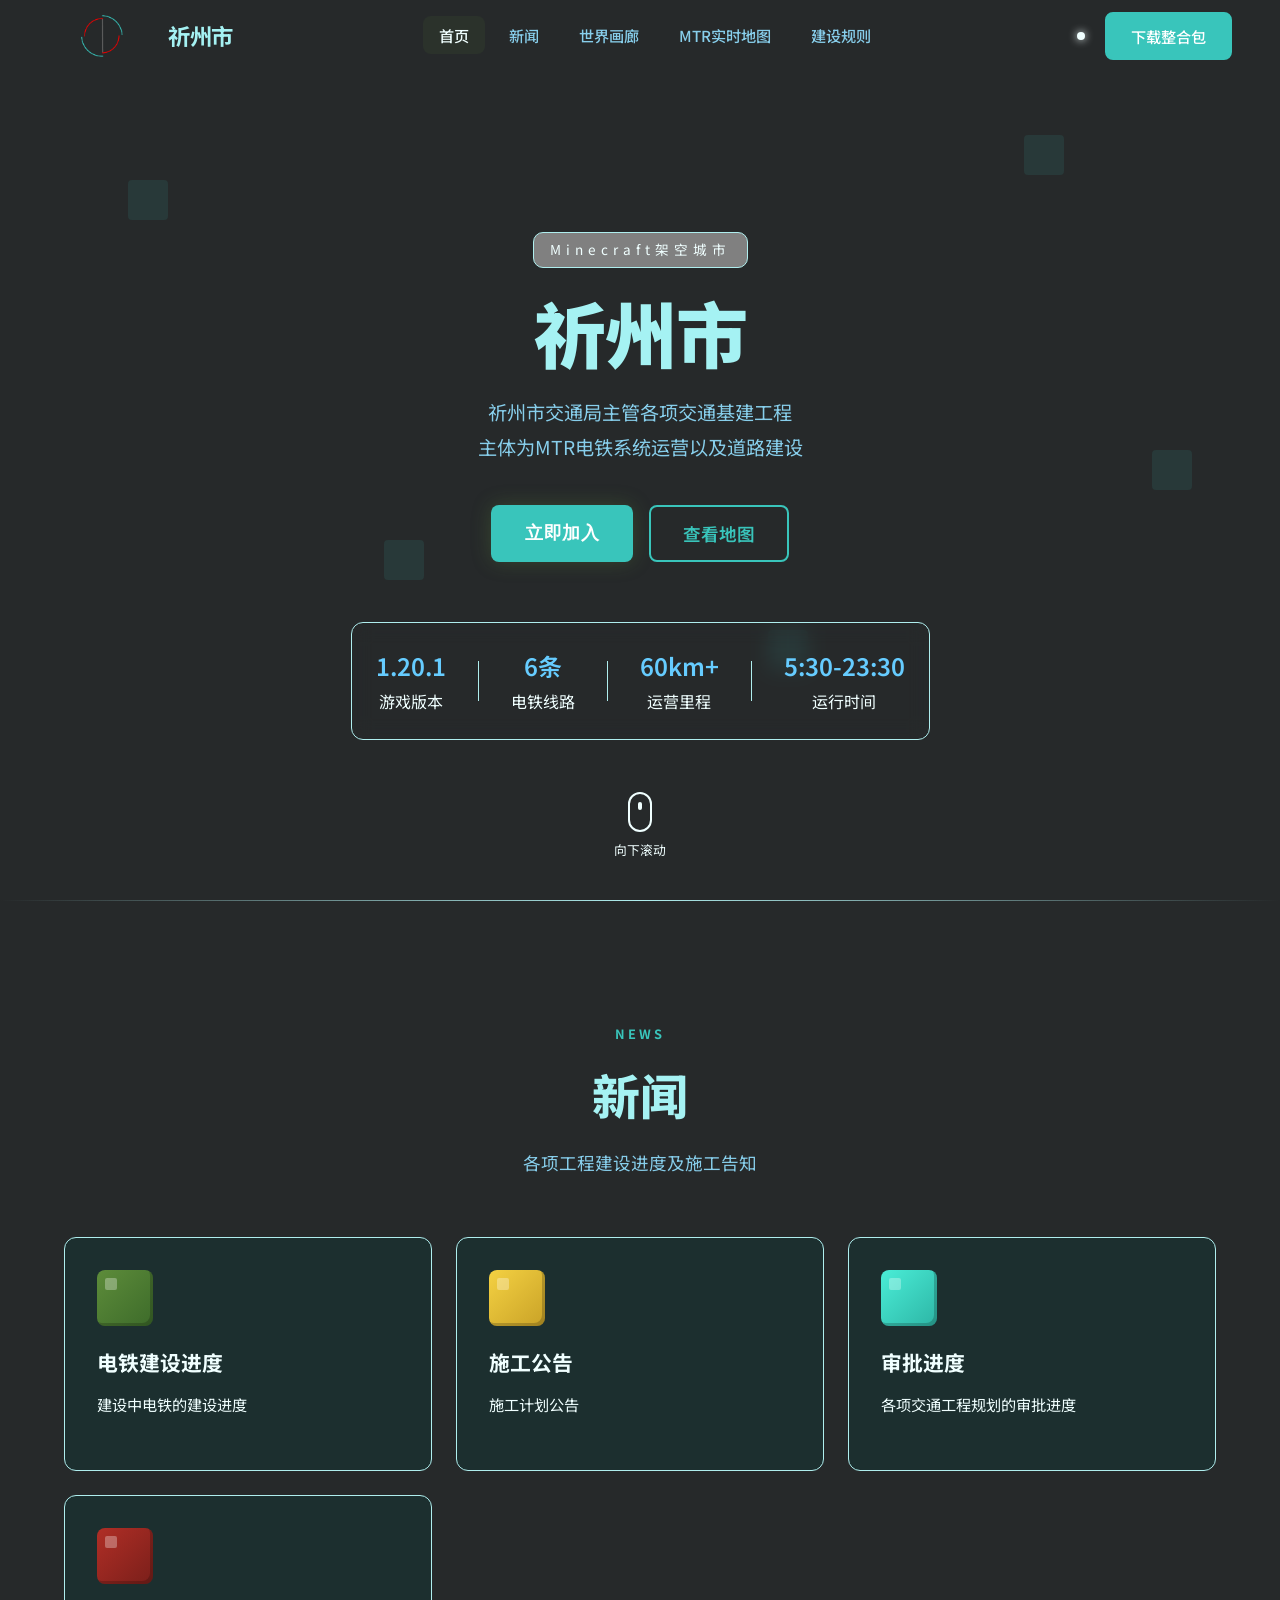
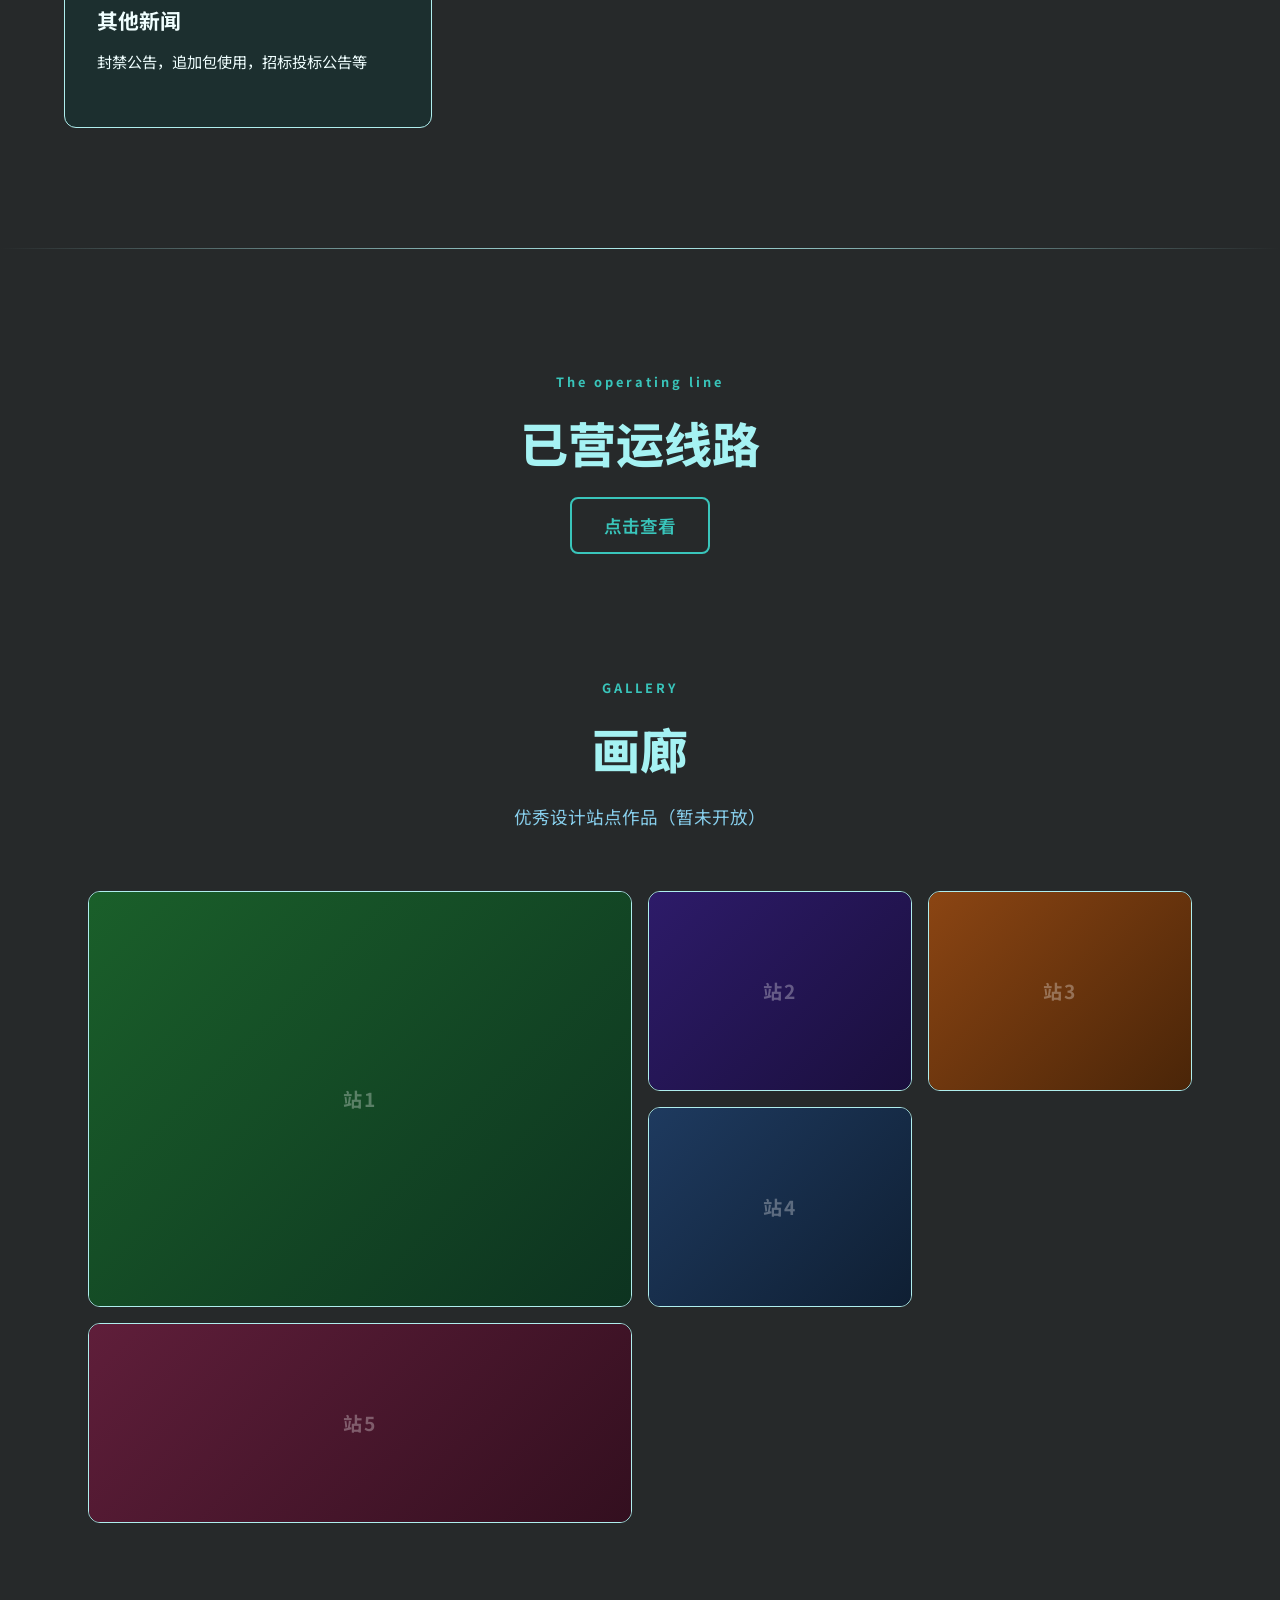
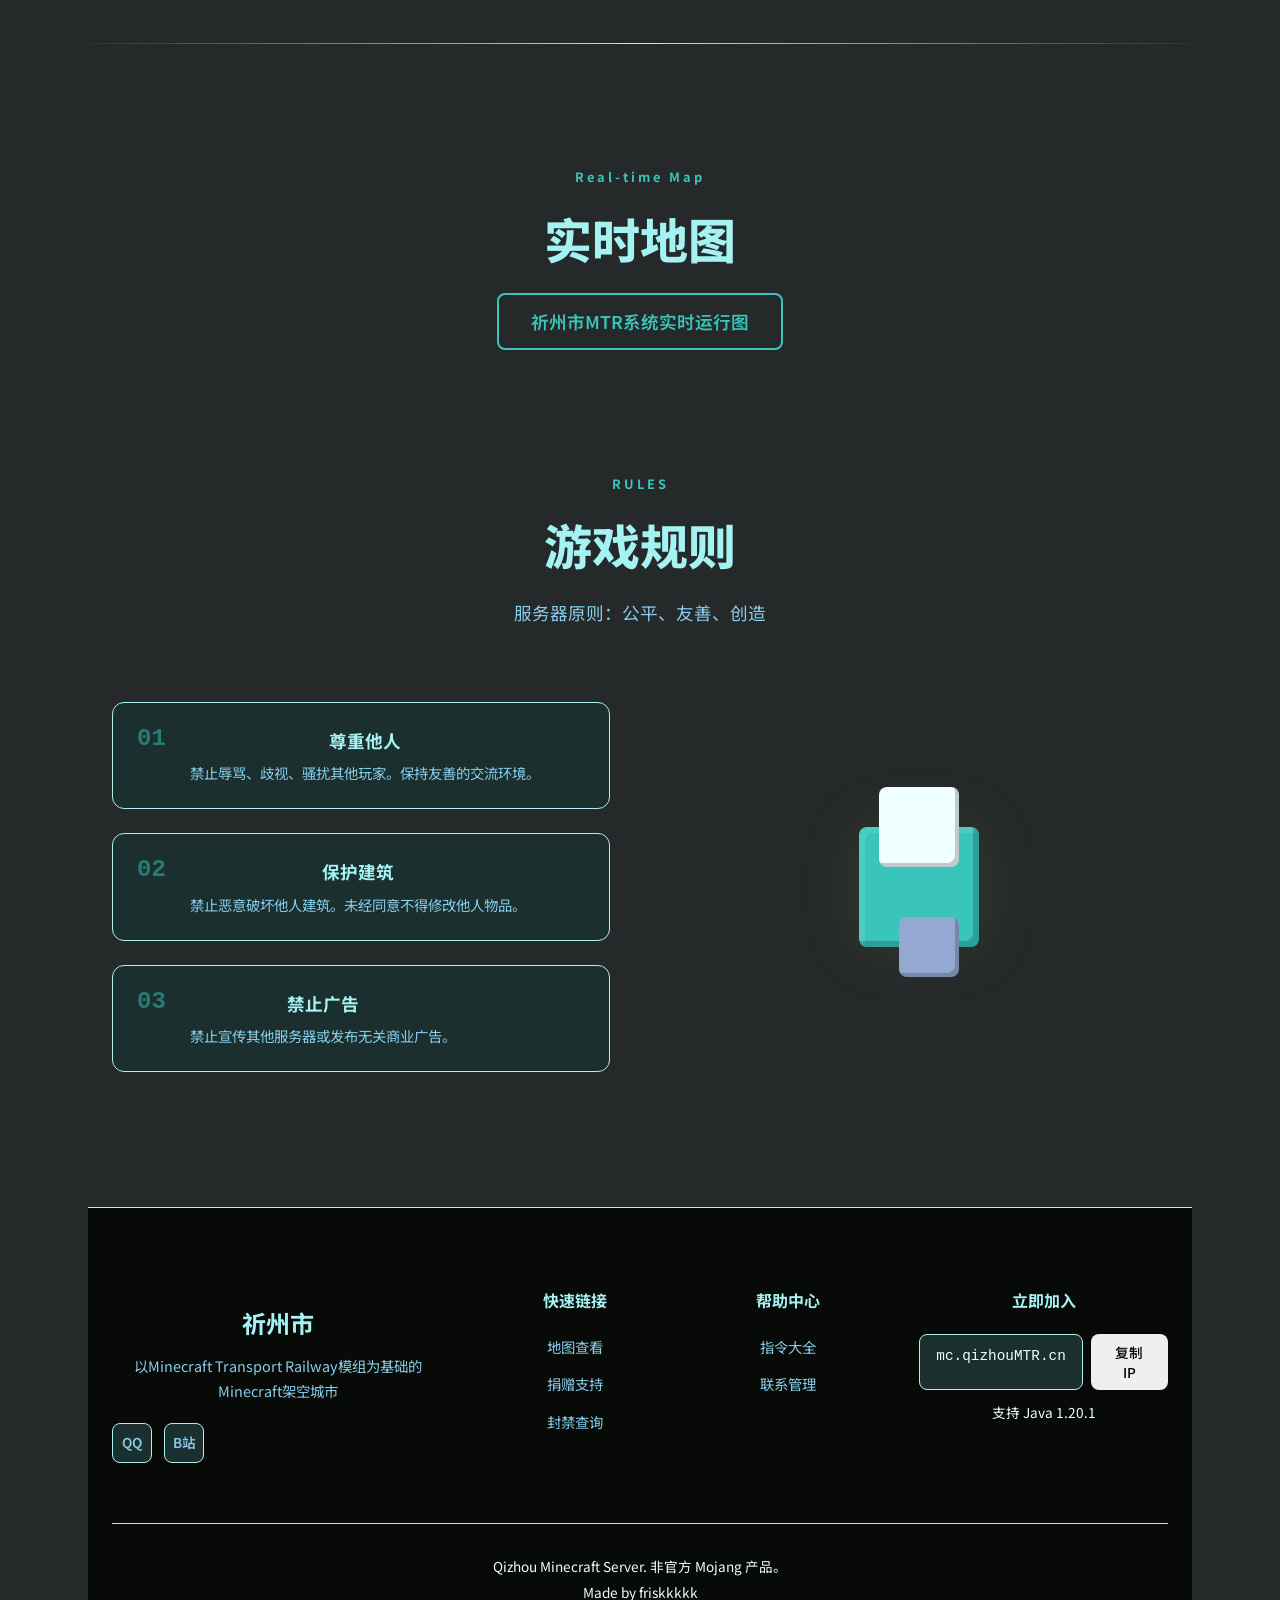
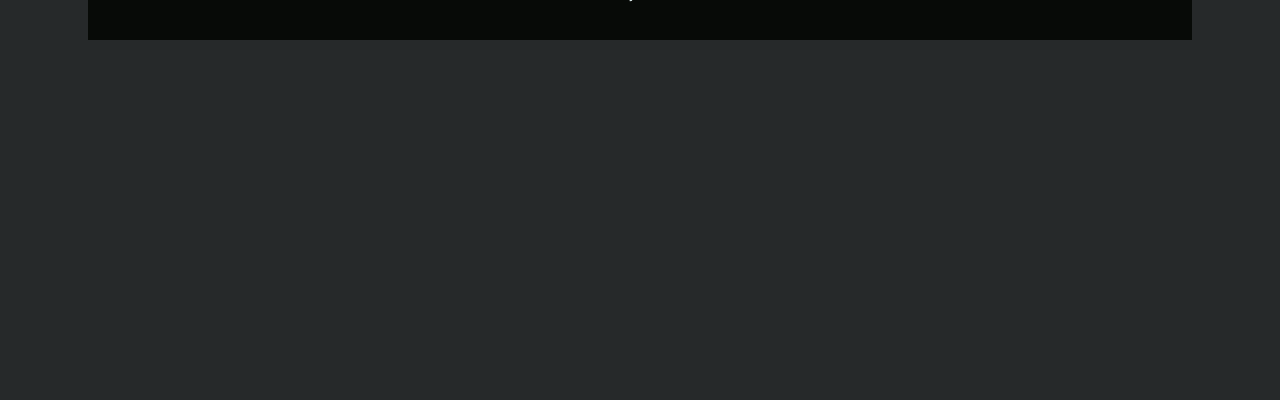
<file: index.html>
<!DOCTYPE html>
<html lang="zh-CN">
<head>
    <meta charset="UTF-8">
    <meta name="viewport" content="width=device-width, initial-scale=1.0">
    <title>祈州市-Minecraft架空城市</title>
    <link rel="stylesheet" href="styles.css">
    <link href="https://fonts.googleapis.com/css2?family=Noto+Sans+SC:wght@300;400;500;700;900&display=swap" rel="stylesheet">
</head>
<body>
    <!-- 导航栏 -->
    <nav class="navbar">
        <div class="nav-brand">
            <img src="images/logos/logo.png" width="108" height="108" alt="Logo">
            <span class="brand-text">祈州市</span>
        </div>
        <ul class="nav-links">
            <li><a href="#home" class="active">首页</a></li>
            <li><a href="#features">新闻</a></li>
            <li><a href="#gallery">世界画廊</a></li>
            <li><a href="#stats">MTR实时地图</a></li>
            <li><a href="#rules">建设规则</a></li>
        </ul>
          <div class="nav-actions">
        <span class="online-status">
            <span class="status-dot"></span>
        </span>
              <a href="download.html" class="btn btn-primary">下载整合包</a>
    </div>

        <button class="mobile-menu-btn" aria-label="菜单">
            <span></span>
            <span></span>
            <span></span>
        </button>
    </nav>

    <!-- 英雄区域 -->
    <section id="home" class="hero">
        <div class="hero-bg">
            <div class="pixel-gird"></div>
            <div class="floating-blocks">
                <div class="float-block" style="--delay:0s;--x:10%;--y:20%"></div>
                <div class="float-block" style="--delay:2s;--x:80%;--y:15%"></div>
                <div class="float-block" style="--delay:4s;--x:60%;--y:70%"></div>
                <div class="float-block" style="--delay:1s;--x:30%;--y:60%"></div>
                <div class="float-block" style="--delay:3s;--x:90%;--y:50%"></div>
            </div>
        </div>
        <div class="hero-content">
            <div class="server-badge">Minecraft架空城市</div>
            <h1 class="hero-title">
                <span class="title-line">祈州市</span>
               
            </h1>
            <p class="hero-desc">
                祈州市交通局主管各项交通基建工程<br>
                主体为MTR电铁系统运营以及道路建设
            </p>
            <div class="hero-actions">
                <button class="btn btn-large btn-glow" onclick="copyIP()">
                    
                    <span class="ip-text">立即加入</span>
                </button>
                <button class="btn btn-large btn-outline">查看地图</button>
            </div>
            <div class="server-info-bar">
                <div class="info-item">
                    <span class="info-value">1.20.1</span>
                    <span class="info-label">游戏版本</span>
                </div>
                <div class="info-divider"></div>
                <div class="info-item">
                    <span class="info-value">6条</span>
                    <span class="info-label">电铁线路</span>
                </div>
                <div class="info-divider"></div>
                <div class="info-item">
                    <span class="info-value">60km+</span>
                    <span class="info-label">运营里程</span>
                </div>
                <div class="info-divider"></div>
                <div class="info-item">
                    <span class="info-value">5:30-23:30</span>
                    <span class="info-label">运行时间</span>
                </div>
            </div>
        </div>
        <div class="scroll-indicator">
            <div class="mouse">
                <div class="wheel"></div>
            </div>
            <span>向下滚动</span>
        </div>
    </section>

    <!-- 新闻 -->
    <section id="features" class="features">
        <div class="container">
            <div class="section-header">
                <span class="section-tag">NEWS</span>
                <h2 class="section-title">新闻</h2>
                <p class="section-desc">各项工程建设进度及施工告知</p>
            </div>
            <div class="features-grid">
                <div class="feature-card">
                    <div class="feature-icon survival"></div>
                    <h3>电铁建设进度</h3>
                    <p>建设中电铁的建设进度</p>
                    <div class="feature-tags">
                    </div>
                </div>
                <div class="feature-card">
                    <div class="feature-icon economy"></div>
                    <h3>施工公告</h3>
                    <p>施工计划公告</p>
                    <div class="feature-tags">
                    </div>
                </div>
                <div class="feature-card">
                    <div class="feature-icon build"></div>
                    <h3>审批进度</h3>
                    <p>各项交通工程规划的审批进度</p>
                    <div class="feature-tags">
                    </div>
                </div>
                <div class="feature-card">
                    <div class="feature-icon dungeon"></div>
                    <h3>其他新闻</h3>
                    <p>封禁公告，追加包使用，招标投标公告等</p>
                    <div class="feature-tags">
                    </div>
                </div>
            </div>
        </div>
    </section>
    <!-- 运营线路清单 -->
    <section id="features" class="features">
        <div class="container">
            <div class="section-header">
                <span class="section-tag">The operating line</span>
                <h2 class="section-title">已营运线路</h2>
                <button class="btn btn-large btn-outline"><a href="routes.html" class="active">点击查看</a></button>

    <!-- 世界画廊 -->
    <section id="gallery" class="gallery">
        <div class="container">
            <div class="section-header light">
                <span class="section-tag">GALLERY</span>
                <h2 class="section-title">画廊</h2>
                <p class="section-desc">优秀设计站点作品（暂未开放）</p>
            </div>
            <div class="gallery-grid">
                <div class="gallery-item large">
                    <div class="gallery-img" style="background: linear-gradient(135deg, #1a5f2a 0%, #0d3320 100%);">
                        <div class="placeholder-text">站1</div>
                    </div>
                    <div class="gallery-overlay">
                        <h4>站1</h4>
                        <p>站1简介</p>
                    </div>
                </div>
                <div class="gallery-item">
                    <div class="gallery-img" style="background: linear-gradient(135deg, #2d1b69 0%, #1a0f3d 100%);">
                        <div class="placeholder-text">站2</div>
                    </div>
                    <div class="gallery-overlay">
                        <h4>站2</h4>
                        <p>站2简介</p>
                    </div>
                </div>
                <div class="gallery-item">
                    <div class="gallery-img" style="background: linear-gradient(135deg, #8b4513 0%, #4a2508 100%);">
                        <div class="placeholder-text">站3</div>
                    </div>
                    <div class="gallery-overlay">
                        <h4>站3</h4>
                        <p>站3简介</p>
                    </div>
                </div>
                <div class="gallery-item">
                    <div class="gallery-img" style="background: linear-gradient(135deg, #1e3a5f 0%, #0f1f33 100%);">
                        <div class="placeholder-text">站4</div>
                    </div>
                    <div class="gallery-overlay">
                        <h4>站4</h4>
                        <p>站4简介</p>
                    </div>
                </div>
                <div class="gallery-item wide">
                    <div class="gallery-img" style="background: linear-gradient(135deg, #5f1e3a 0%, #330f1f 100%);">
                        <div class="placeholder-text">站5</div>
                    </div>
                    <div class="gallery-overlay">
                        <h4>站5</h4>
                        <p>站5简介</p>
                    </div>
                </div>
            </div>
        </div>
    </section>

    <!-- 实时地图 -->
    <section id="features" class="features">
        <div class="container">
            <div class="section-header">
                <span class="section-tag">Real-time Map</span>
                <h2 class="section-title">实时地图</h2>
                <button class="btn btn-large btn-outline"><a href="#" class="active">祈州市MTR系统实时运行图</a></button>

    <!-- 游戏规则 -->
    <section id="rules" class="rules">
        <div class="container">
            <div class="section-header">
                <span class="section-tag">RULES</span>
                <h2 class="section-title">游戏规则</h2>
                <p class="section-desc">服务器原则：公平、友善、创造</p>
            </div>
            <div class="rules-container">
                <div class="rules-list">
                    <div class="rule-item">
                        <div class="rule-num">01</div>
                        <div class="rule-content">
                            <h4>尊重他人</h4>
                            <p>禁止辱骂、歧视、骚扰其他玩家。保持友善的交流环境。</p>
                        </div>
                    </div>
                    <div class="rule-item">
                        <div class="rule-num">02</div>
                        <div class="rule-content">
                            <h4>保护建筑</h4>
                            <p>禁止恶意破坏他人建筑。未经同意不得修改他人物品。</p>
                        </div>
                    </div>
                    <div class="rule-item">
                        <div class="rule-num">03</div>
                        <div class="rule-content">
                            <h4>禁止广告</h4>
                            <p>禁止宣传其他服务器或发布无关商业广告。</p>
                        </div>
                    </div>
                </div>
                <div class="rules-visual">
                    <div class="rule-block"></div>
                    <div class="rule-particles"></div>
                </div>
            </div>
        </div>
    </section>

    <!-- 页脚 -->
    <footer class="footer">
        <div class="container">
            <div class="footer-grid">
                <div class="footer-brand">
                    <div class="logo-block"></div>
                    <h3>祈州市</h3>
                    <p>以Minecraft Transport Railway模组为基础的Minecraft架空城市</p>
                    <div class="social-links">
                        <a href="https://qun.qq.com/universal-share/share?ac=1&authKey=5Q9xw9%2BcxOAXzB6ohcOcgROq6111fko80m%2FEWzGecjyMGO8ZPhEmeP5PFj%2FPuko1&busi_data=eyJncm91cENvZGUiOiI1NzYyODU1NDUiLCJ0b2tlbiI6Ik9FckFka1JpMDlDbytPQUh0WGxlVzhLZ0lvZUw2TEtycytoMU91YWhDZmxmZHJqSjFMWHlzbW9Ua0NrRlplRXMiLCJ1aW4iOiIzMjMwOTczODkifQ%3D%3D&data=TBqbtHS_VASTr5iY3qAMUnTG0qfjeUltB2il7S_tn0GmL10WER9RuCfXsndDzjJlVhiZTGjJFUM0-ohU65WQZA&svctype=4&tempid=h5_group_info" class="social-link" title="QQ群">QQ</a>
                        <a href="https://b23.tv/h1Gv1eZ" class="social-link" title="Bilibili">B站</a>
                    </div>
                </div>
                <div class="footer-links">
                    <h4>快速链接</h4>
                    <ul>
                        <li><a href="#">地图查看</a></li>
                        <li><a href="#">捐赠支持</a></li>
                        <li><a href="#">封禁查询</a></li>
                    </ul>
                </div>
                <div class="footer-links">
                    <h4>帮助中心</h4>
                    <ul>
                        <li><a href="#">指令大全</a></li>
                        <li><a href="#">联系管理</a></li>
                    </ul>
                </div>
                <div class="footer-join">
                    <h4>立即加入</h4>
                    <div class="join-box">
                        <code>mc.qizhouMTR.cn</code>
                        <button class="btn btn-small" onclick="copyIP()">复制 IP</button>
                    </div>
                    <p class="version-info">支持 Java 1.20.1</p>
                </div>
            </div>
            <div class="footer-bottom">
                <p> Qizhou Minecraft Server. 非官方 Mojang 产品。</p>
                <p>Made by friskkkkk </p>
            </div>
        </div>
    </footer>

    <!-- Toast 提示 -->
    <div class="toast" id="toast">
        <span class="toast-icon">✓</span>
        <span class="toast-message">IP 已复制到剪贴板！</span>
    </div>

    <script>
        // 复制 IP 功能
        function copyIP() {
            navigator.clipboard.writeText('mc.pixelrealm.cn').then(() => {
                const toast = document.getElementById('toast');
                toast.classList.add('show');
                setTimeout(() => toast.classList.remove('show'), 3000);
            });
        }

        // 数字滚动动画
        const statNumbers = document.querySelectorAll('.stat-number');
        const observerOptions = { threshold: 0.5 };
        
        const observer = new IntersectionObserver((entries) => {
            entries.forEach(entry => {
                if (entry.isIntersecting) {
                    const target = parseInt(entry.target.getAttribute('data-target'));
                    animateNumber(entry.target, target);
                    observer.unobserve(entry.target);
                }
            });
        }, observerOptions);

        statNumbers.forEach(num => observer.observe(num));

        function animateNumber(element, target) {
            const duration = 2000;
            const start = 0;
            const startTime = performance.now();
            
            function update(currentTime) {
                const elapsed = currentTime - startTime;
                const progress = Math.min(elapsed / duration, 1);
                const easeOut = 1 - Math.pow(1 - progress, 3);
                const current = Math.floor(start + (target - start) * easeOut);
                
                if (target >= 1000000) {
                    element.textContent = (current / 1000000).toFixed(1) + 'M+';
                } else if (target >= 1000) {
                    element.textContent = (current / 1000).toFixed(0) + 'K+';
                } else {
                    element.textContent = current;
                }
                
                if (progress < 1) {
                    requestAnimationFrame(update);
                }
            }
            requestAnimationFrame(update);
        }

        // 导航栏滚动效果
        const navbar = document.querySelector('.navbar');
        let lastScroll = 0;
        
        window.addEventListener('scroll', () => {
            const currentScroll = window.pageYOffset;
            
            if (currentScroll > 100) {
                navbar.classList.add('scrolled');
            } else {
                navbar.classList.remove('scrolled');
            }
            
            lastScroll = currentScroll;
        });

        // 平滑滚动
        document.querySelectorAll('a[href^="#"]').forEach(anchor => {
            anchor.addEventListener('click', function (e) {
                e.preventDefault();
                const target = document.querySelector(this.getAttribute('href'));
                if (target) {
                    target.scrollIntoView({ behavior: 'smooth', block: 'start' });
                }
            });
        });

        // 移动端菜单
        const mobileBtn = document.querySelector('.mobile-menu-btn');
        const navLinks = document.querySelector('.nav-links');
        
        mobileBtn.addEventListener('click', () => {
            mobileBtn.classList.toggle('active');
            navLinks.classList.toggle('active');
        });
    </script>
</body>
</html>
</file>
<file: styles.css>
/* styles.css - PixelRealm Minecraft Server Website */

/* ===== CSS 变量 ===== */
:root {
    --mc-green: #39C5BB;
    --mc-green-light: #F0FFFF;
    --mc-green-dark: #93A9D1;
    --mc-dirt: #8B6914;
    --mc-stone: #7D7D7D;
    --mc-diamond: #4AEDD7;
    --mc-gold: #F4D142;
    --mc-red: #B02E26;
    
    --bg-primary: #26292A;
    --bg-secondary: #26292A;
    --bg-card: #1C2F2F;
    --bg-card-hover: #426161；
    --bg-glass: rgba(22, 27, 22, 0.85);
    
    --text-primary: #A5F2F3;
    --text-secondary: #87CEEB;
    --text-muted: #F0FFFF;
    --text-feature: #F0FFFF;
    
    --border-color: #AFEEEE;
    --border-glow: rgba(93, 140, 58, 0.4);
    
    --shadow-sm: 0 2px 8px rgba(0, 0, 0, 0.3);
    --shadow-md: 0 4px 20px rgba(0, 0, 0, 0.4);
    --shadow-glow: 0 0 30px rgba(93, 140, 58, 0.15);
    
    --radius-sm: 4px;
    --radius-md: 8px;
    --radius-lg: 12px;
    
    --transition: all 0.3s cubic-bezier(0.4, 0, 0.2, 1);
    --font-main: 'Noto Sans SC', -apple-system, BlinkMacSystemFont, sans-serif;
}

/* ===== 重置与基础 ===== */
* {
    margin: 0;
    padding: 0;
    box-sizing: border-box;
}

html {
    scroll-behavior: smooth;
    font-size: 16px;
}

body {
    font-family: var(--font-main);
    background-color: var(--bg-primary);
    color: var(--text-primary);
    line-height: 1.6;
    overflow-x: hidden;
    -webkit-font-smoothing: antialiased;
}

a {
    text-decoration: none;
    color: inherit;
    transition: var(--transition);
}

ul {
    list-style: none;
}

img {
    max-width: 100%;
    display: block;
}

.container {
    max-width: 1200px;
    margin: 0 auto;
    padding: 0 24px;
}

/* ===== 按钮组件 ===== */
.btn {
    display: inline-flex;
    align-items: center;
    justify-content: center;
    gap: 8px;
    padding: 10px 24px;
    border-radius: var(--radius-md);
    font-family: var(--font-main);
    font-size: 0.95rem;
    font-weight: 500;
    cursor: pointer;
    border: 2px solid transparent;
    transition: var(--transition);
    position: relative;
    overflow: hidden;
}

.btn-primary {
    background: var(--mc-green);
    color: #fff;
    border-color: var(--mc-green);
}

.btn-primary:hover {
    background: var(--mc-green-light);
    border-color: var(--mc-green-light);
    transform: translateY(-2px);
    box-shadow: 0 4px 16px rgba(93, 140, 58, 0.3);
}

.btn-outline {
    background: transparent;
    color: var(--mc-green);
    border-color: var(--mc-green);
}

.btn-outline:hover {
    background: rgba(93, 140, 58, 0.1);
    transform: translateY(-2px);
}

.btn-large {
    padding: 14px 32px;
    font-size: 1.1rem;
    font-weight: 600;
}

.btn-small {
    padding: 6px 16px;
    font-size: 0.85rem;
}

.btn-glow {
    background: var(--mc-green);
    color: #fff;
    box-shadow: 0 0 20px rgba(93, 140, 58, 0.3);
    animation: pulse-glow 2s ease-in-out infinite;
}

@keyframes pulse-glow {
    0%, 100% { box-shadow: 0 0 20px rgba(93, 140, 58, 0.3); }
    50% { box-shadow: 0 0 30px rgba(93, 140, 58, 0.5); }
}

/* ===== 导航栏 ===== */
.navbar {
    position: fixed;
    top: 0;
    left: 0;
    right: 0;
    z-index: 1000;
    display: flex;
    align-items: center;
    justify-content: space-between;
    padding: 0 48px;
    height: 72px;
    background: transparent;
    transition: var(--transition);
}

.navbar.scrolled {
    background: var(--bg-glass);
    backdrop-filter: blur(20px);
    border-bottom: 1px solid var(--border-color);
    height: 64px;
}

.nav-brand {
    display: flex;
    align-items: center;
    gap: 12px;
}

.brand-text {
    font-size: 1.4rem;
    font-weight: 700;
    color: var(--text-primary);
    letter-spacing: -0.5px;
}

.nav-links {
    display: flex;
    gap: 8px;
}

.nav-links a {
    padding: 8px 16px;
    border-radius: var(--radius-md);
    font-size: 0.95rem;
    font-weight: 500;
    color: var(--text-secondary);
    position: relative;
}

.nav-links a:hover,
.nav-links a.active {
    color: var(--mc-green-light);
    background: rgba(93, 140, 58, 0.1);
}

.nav-actions {
    display: flex;
    align-items: center;
    gap: 20px;
}

.online-status {
    display: flex;
    align-items: center;
    gap: 8px;
    font-size: 0.9rem;
    color: var(--text-secondary);
}

.status-dot {
    width: 8px;
    height: 8px;
    background: var(--mc-green-light);
    border-radius: 50%;
    box-shadow: 0 0 8px var(--mc-green-light);
    animation: blink 2s ease-in-out infinite;
}

@keyframes blink {
    0%, 100% { opacity: 1; }
    50% { opacity: 0.5; }
}

.mobile-menu-btn {
    display: none;
    flex-direction: column;
    gap: 5px;
    background: none;
    border: none;
    cursor: pointer;
    padding: 5px;
}

.mobile-menu-btn span {
    display: block;
    width: 24px;
    height: 2px;
    background: var(--text-primary);
    transition: var(--transition);
}

/* ===== 英雄区域 ===== */
.hero {
    position: relative;
    min-height: 100vh;
    display: flex;
    align-items: center;
    justify-content: center;
    overflow: hidden;
    padding-top: 72px;
}

.hero-bg {
    position: absolute;
    inset: 0;
    z-index: 0;
}

.pixel-grid {
    position: absolute;
    inset: 0;
    background-image: 
        linear-gradient(rgba(93, 140, 58, 0.03) 1px, transparent 1px),
        linear-gradient(90deg, rgba(93, 140, 58, 0.03) 1px, transparent 1px);       
    background-size: 40px 40px;
    animation: grid-move 20s linear infinite;
}

@keyframes grid-move {
    0% { transform: translate(0, 0); }
    100% { transform: translate(40px, 40px); }
}

.floating-blocks {
    position: absolute;
    inset: 0;
    pointer-events: none;
}

.float-block {
    position: absolute;
    width: 40px;
    height: 40px;
    background: var(--mc-green);
    opacity: 0.1;
    border-radius: var(--radius-sm);
    animation: float 6s ease-in-out infinite;
    animation-delay: var(--delay);
    left: var(--x);
    top: var(--y);
}

@keyframes float {
    0%, 100% { transform: translateY(0) rotate(0deg); }
    50% { transform: translateY(-30px) rotate(5deg); }
}

.hero-content {
    position: relative;
    z-index: 1;
    text-align: center;
    max-width:800px;
    padding: 0 24px;
}

.server-badge {
    display: 
    inline-block;
    padding: 6px 16px;
    background: #808080;
    border: 1px solid var(--border-color);
    border-radius: 10px;
    font-size: 0.85rem;
    color: var(--mc-green-light);
    margin-bottom: 24px;
    letter-spacing: 5px;

}

.hero-title {
    font-size: clamp(2.5rem, 6vw, 4.5rem);
    font-weight: 900;
    line-height: 1.1;
    margin-bottom: 24px;
    letter-spacing: -1px;
}

.title-line {
    display: block;
}

.title-line.highlight {
    color: var(--mc-green-light);
    text-shadow: 0 0 40px rgba(93, 140, 58, 0.3);
}

.hero-desc {
    font-size: 1.2rem;
    color: var(--text-secondary);
    margin-bottom: 40px;
    line-height: 1.8;
}

.hero-actions {
    display: flex;
    gap: 16px;
    justify-content: center;
    margin-bottom: 60px;
    flex-wrap: wrap;
}

.btn-icon {
    font-size: 1.2rem;
}

.ip-text {
    font-family: 'Courier New', monospace;
    font-weight: 600;
    letter-spacing: 0.5px;
}

.server-info-bar {
    display: flex;
    align-items: center;
    justify-content: center;
    gap: 32px;
    padding: 24px;
    background: var(--bg-glass);
    border: 1px solid var(--border-color);
    border-radius:var(--radius-lg);
    backdrop-filter: blur(10px);
    flex-wrap: wrap;
}

.info-item {
    text-align: center;
}

.info-value {
    display: block;
    font-size: 1.5rem;
    font-weight: 600;
    color: #66CCFF;
}

.info-label {
    display: block;
    font-size:1rem;
    color: var(--text-muted);
    margin-top: 4px;
}

.info-divider {
    width: 1px;
    height: 40px;
    background: var(--border-color);
}

.scroll-indicator {
    position: absolute;
    bottom: 40px;
    left: 50%;
    transform: translateX(-50%);
    display: flex;
    flex-direction: column;
    align-items: center;
    gap: 8px;
    color: var(--text-muted);
    font-size: 0.8rem;
    animation: bounce 2s infinite;
}

.mouse {
    width: 24px;
    height: 40px;
    border: 2px solid var(--text-muted);
    border-radius: 12px;
    position: relative;
}

.wheel {
    width: 4px;
    height: 8px;
    background: var(--text-muted);
    border-radius: 2px;
    position: absolute;
    top: 8px;
    left: 50%;
    transform: translateX(-50%);
    animation: scroll-wheel 2s infinite;
}

@keyframes scroll-wheel {
    0% { top: 8px; opacity: 1; }
    100% { top: 20px; opacity: 0; }
}

@keyframes bounce {
    0%, 100% { transform: translateX(-50%) translateY(0); }
    50% { transform: translateX(-50%) translateY(-10px); }
}

/* ===== 通用区块标题 ===== */
.section-header {
    text-align: center;
    margin-bottom: 60px;
}

.section-header.light {
    color: var(--text-primary);
}

.section-tag {
    display: inline-block;
    font-size: 0.8rem;
    font-weight: 700;
    letter-spacing: 3px;
    color: var(--mc-green);
    margin-bottom: 12px;
}

.section-title {
    font-size: clamp(2rem, 4vw, 3rem);
    font-weight: 800;
    margin-bottom: 16px;
    color: var(--text-primary);
}

.section-desc {
    font-size: 1.1rem;
    color: var(--text-secondary);
    max-width: 600px;
    margin: 0 auto;
}

/* ===== 特色玩法 ===== */
.features {
    padding: 120px 0;
    background: var(--bg-secondary);
    position: relative;
}

.features::before {
    content: '';
    position: absolute;
    top: 0;
    left: 0;
    right: 0;
    height: 1px;
    background: linear-gradient(90deg, transparent, var(--border-color), transparent);
}

.features-grid {
    display: grid;
    grid-template-columns: repeat(auto-fit, minmax(320px, 1fr));
    gap: 24px;
}

.feature-card {
    background: var(--bg-card);
    border: 1px solid var(--border-color);
    border-radius: var(--radius-lg);
    padding: 32px;
    position: relative;
    transition: var(--transition);
    overflow: hidden;
}

.feature-card::before {
    content: '';
    position: absolute;
    top: 0;
    left: 0;
    right: 0;
    height: 3px;
    background: var(--mc-green);
    transform: scaleX(0);
    transition: var(--transition);
}

.feature-card:hover {
    transform: translateY(-4px);
    border-color: var(--border-glow);
    box-shadow: var(--shadow-glow);
}

.feature-card:hover::before {
    transform: scaleX(1);
}

.feature-card.featured {
    border-color: var(--mc-green);
    background: linear-gradient(135deg, var(--bg-card) 0%, rgba(93, 140, 58, 0.05) 100%);
}

.feature-badge {
    position: absolute;
    top: 16px;
    right: 16px;
    padding: 4px 12px;
    background: var(--mc-green);
    color: #fff;
    font-size: 0.75rem;
    font-weight: 700;
    border-radius: 100px;
}

.feature-icon {
    width: 56px;
    height: 56px;
    border-radius: var(--radius-md);
    margin-bottom: 20px;
    position: relative;
    box-shadow: inset -3px -3px 0 rgba(0,0,0,0.2);
}

.feature-icon.survival { background: linear-gradient(135deg, #5D8C3A, #3D6B2A); }
.feature-icon.economy { background: linear-gradient(135deg, #F4D142, #C9A227); }
.feature-icon.build { background: linear-gradient(135deg, #4AEDD7, #2DB5A5); }
.feature-icon.dungeon { background: linear-gradient(135deg, #B02E26, #7A1F1A); }
.feature-icon.world { background: linear-gradient(135deg, #8B6914, #5C4510); }
.feature-icon.event { background: linear-gradient(135deg, #9B59B6, #7D3C98); }

.feature-icon::after {
    content: '';
    position: absolute;
    top: 8px;
    left: 8px;
    width: 12px;
    height: 12px;
    background: rgba(255,255,255,0.3);
    border-radius: 2px;
}

.feature-card h3 {
    font-size: 1.3rem;
    font-weight: 700;
    margin-bottom: 12px;
    color: var(--text-feature);
}

.feature-card p {
    color: var(--text-feature);
    font-size: 0.95rem;
    line-height: 1.7;
    margin-bottom: 20px;
}

.feature-tags {
    display: flex;
    gap: 8px;
    flex-wrap: wrap;
}

.tag {
    padding: 4px 12px;
    background: rgba(93, 140, 58, 0.1);
    border: 1px solid var(--border-color);
    border-radius: 100px;
    font-size: 0.8rem;
    color: var(--mc-green-light);
}

/* ===== 画廊 ===== */
.gallery {
    padding: 120px 0;
    background: var(--bg-primary);
}

.gallery-grid {
    display: grid;
    grid-template-columns: repeat(4, 1fr);
    grid-template-rows: repeat(3, 200px);
    gap: 16px;
}

.gallery-item {
    position: relative;
    border-radius: var(--radius-lg);
    overflow: hidden;
    cursor: pointer;
    border: 1px solid var(--border-color);
}

.gallery-item.large {
    grid-column: span 2;
    grid-row: span 2;
}

.gallery-item.wide {
    grid-column: span 2;
}

.gallery-img {
    width: 100%;
    height: 100%;
    display: flex;
    align-items: center;
    justify-content: center;
    transition: var(--transition);
}

.placeholder-text {
    font-size: 1.2rem;
    font-weight: 700;
    color: rgba(255,255,255,0.3);
    letter-spacing: 2px;
}

.gallery-item:hover .gallery-img {
    transform: scale(1.05);
}

.gallery-overlay {
    position: absolute;
    inset: 0;
    background: linear-gradient(to top, rgba(0,0,0,0.9) 0%, transparent 60%);
    display: flex;
    flex-direction: column;
    justify-content: flex-end;
    padding: 24px;
    opacity: 0;
    transition: var(--transition);
}

.gallery-item:hover .gallery-overlay {
    opacity: 1;
}

.gallery-overlay h4 {
    font-size: 1.2rem;
    font-weight: 700;
    margin-bottom: 4px;
}

.gallery-overlay p {
    font-size: 0.9rem;
    color: var(--text-secondary);
}

/* ===== 统计数据 ===== */
.stats {
    padding: 80px 0;
    background: linear-gradient(135deg, var(--bg-secondary) 0%, var(--bg-primary) 100%);
    border-top: 1px solid var(--border-color);
    border-bottom: 1px solid var(--border-color);
}

.stats-grid {
    display: grid;
    grid-template-columns: repeat(4, 1fr);
    gap: 32px;
}

.stat-card {
    text-align: center;
    padding: 32px;
    background: var(--bg-card);
    border: 1px solid var(--border-color);
    border-radius: var(--radius-lg);
    transition: var(--transition);
}

.stat-card:hover {
    transform: translateY(-4px);
    border-color: var(--border-glow);
    box-shadow: var(--shadow-glow);
}

.stat-icon {
    width: 48px;
    height: 48px;
    margin: 0 auto 16px;
    border-radius: var(--radius-md);
    position: relative;
}

.stat-icon.uptime { background: linear-gradient(135deg, var(--mc-green), var(--mc-green-dark)); }
.stat-icon.players { background: linear-gradient(135deg, var(--mc-diamond), #2DB5A5); }
.stat-icon.blocks { background: linear-gradient(135deg, var(--mc-gold), #C9A227); }
.stat-icon.worlds { background: linear-gradient(135deg, var(--mc-red), #7A1F1A); }

.stat-icon::after {
    content: '';
    position: absolute;
    top: 6px;
    left: 6px;
    width: 10px;
    height: 10px;
    background: rgba(255,255,255,0.3);
    border-radius: 2px;
}

.stat-number {
    font-size: 2.5rem;
    font-weight: 900;
    color: var(--text-primary);
    margin-bottom: 8px;
    font-family: 'Courier New', monospace;
}

.stat-label {
    font-size: 0.95rem;
    color: var(--text-secondary);
}

/* ===== 规则 ===== */
.rules {
    padding: 120px 0;
    background: var(--bg-secondary);
}

.rules-container {
    display: grid;
    grid-template-columns: 1fr 1fr;
    gap: 60px;
    align-items: center;
}

.rules-list {
    display: flex;
    flex-direction: column;
    gap: 24px;
}

.rule-item {
    display: flex;
    gap: 24px;
    padding: 24px;
    background: var(--bg-card);
    border: 1px solid var(--border-color);
    border-radius: var(--radius-lg);
    transition: var(--transition);
}

.rule-item:hover {
    border-color: var(--border-glow);
    transform: translateX(8px);
}

.rule-num {
    font-size: 1.5rem;
    font-weight: 900;
    color: var(--mc-green);
    opacity: 0.5;
    font-family: 'Courier New', monospace;
    line-height: 1;
}

.rule-content h4 {
    font-size: 1.1rem;
    font-weight: 700;
    margin-bottom: 6px;
    color: var(--text-primary);
}

.rule-content p {
    font-size: 0.9rem;
    color: var(--text-secondary);
    line-height: 1.6;
}

.rules-visual {
    position: relative;
    height: 400px;
    display: flex;
    align-items: center;
    justify-content: center;
}

.rule-block {
    width: 120px;
    height: 120px;
    background: var(--mc-green);
    border-radius: var(--radius-md);
    box-shadow: 
        inset -6px -6px 0 rgba(0,0,0,0.2),
        inset 6px 6px 0 rgba(255,255,255,0.1),
        0 0 60px rgba(93, 140, 58, 0.2);
    position: relative;
    animation: rule-float 4s ease-in-out infinite;
}

.rule-block::before,
.rule-block::after {
    content: '';
    position: absolute;
    border-radius: var(--radius-md);
    box-shadow: inset -4px -4px 0 rgba(0,0,0,0.2);
}

.rule-block::before {
    width: 80px;
    height: 80px;
    background: var(--mc-green-light);
    top: -40px;
    left: 20px;
}

.rule-block::after {
    width: 60px;
    height: 60px;
    background: var(--mc-green-dark);
    bottom: -30px;
    right: 20px;
}

@keyframes rule-float {
    0%, 100% { transform: translateY(0); }
    50% { transform: translateY(-15px); }
}

/* ===== 页脚 ===== */
.footer {
    background: #070a07;
    padding: 80px 0 32px;
    border-top: 1px solid var(--border-color);
}

.footer-grid {
    display: grid;
    grid-template-columns: 2fr 1fr 1fr 1.5fr;
    gap: 48px;
    margin-bottom: 60px;
}

.footer-brand .logo-block {
    margin-bottom: 16px;
}

.footer-brand h3 {
    font-size: 1.5rem;
    font-weight: 700;
    margin-bottom: 12px;
}

.footer-brand p {
    color: var(--text-secondary);
    font-size: 0.9rem;
    line-height: 1.7;
    margin-bottom: 20px;
}

.social-links {
    display: flex;
    gap: 12px;
}

.social-link {
    width: 40px;
    height: 40px;
    display: flex;
    align-items: center;
    justify-content: center;
    background: var(--bg-card);
    border: 1px solid var(--border-color);
    border-radius: var(--radius-md);
    font-size: 0.85rem;
    font-weight: 600;
    color: var(--text-secondary);
    transition: var(--transition);
}

.social-link:hover {
    background: var(--mc-green);
    color: #fff;
    border-color: var(--mc-green);
    transform: translateY(-2px);
}

.footer-links h4 {
    font-size: 1rem;
    font-weight: 700;
    margin-bottom: 20px;
    color: var(--text-primary);
}

.footer-links ul {
    display: flex;
    flex-direction: column;
    gap: 12px;
}

.footer-links a {
    color: var(--text-secondary);
    font-size: 0.9rem;
    transition: var(--transition);
}

.footer-links a:hover {
    color: var(--mc-green-light);
    padding-left: 4px;
}

.footer-join h4 {
    font-size: 1rem;
    font-weight: 700;
    margin-bottom: 20px;
    color: var(--text-primary);
}

.join-box {
    display: flex;
    gap: 8px;
    margin-bottom: 12px;
}

.join-box code {
    flex: 1;
    padding: 10px 16px;
    background: var(--bg-card);
    border: 1px solid var(--border-color);
    border-radius: var(--radius-md);
    font-family: 'Courier New', monospace;
    font-size: 0.9rem;
    color: var(--mc-green-light);
}

.version-info {
    font-size: 0.85rem;
    color: var(--text-muted);
}

.footer-bottom {
    padding-top: 32px;
    border-top: 1px solid var(--border-color);
    text-align: center;
    color: var(--text-muted);
    font-size: 0.85rem;
}

.footer-bottom p {
    margin-bottom: 4px;
}

/* ===== Toast 提示 ===== */
.toast {
    position: fixed;
    bottom: 32px;
    left: 50%;
    transform: translateX(-50%) translateY(100px);
    background: var(--bg-card);
    border: 1px solid var(--mc-green);
    border-radius: var(--radius-lg);
    padding: 16px 24px;
    display: flex;
    align-items: center;
    gap: 12px;
    box-shadow: var(--shadow-md);
    z-index: 9999;
    opacity: 0;
    transition: all 0.4s cubic-bezier(0.68, -0.55, 0.265, 1.55);
}

.toast.show {
    opacity: 1;
    transform: translateX(-50%) translateY(0);
}

.toast-icon {
    width: 24px;
    height: 24px;
    background: var(--mc-green);
    border-radius: 50%;
    display: flex;
    align-items: center;
    justify-content: center;
    font-size: 0.8rem;
    color: #fff;
}

.toast-message {
    font-size: 0.95rem;
    font-weight: 500;
}

/* ===== 响应式设计 ===== */
@media (max-width: 1024px) {
    .gallery-grid {
        grid-template-columns: repeat(2, 1fr);
        grid-template-rows: auto;
    }
    
    .gallery-item.large {
        grid-column: span 2;
        grid-row: span 2;
        min-height: 300px;
    }
    
    .gallery-item.wide {
        grid-column: span 2;
    }
    
    .gallery-item {
        min-height: 200px;
    }
    
    .stats-grid {
        grid-template-columns: repeat(2, 1fr);
    }
    
    .footer-grid {
        grid-template-columns: repeat(2, 1fr);
    }
    
    .rules-container {
        grid-template-columns: 1fr;
    }
    
    .rules-visual {
        display: none;
    }
}

@media (max-width: 768px) {
    .navbar {
        padding: 0 24px;
    }
    
    .nav-links {
        position: fixed;
        top: 72px;
        left: 0;
        right: 0;
        background: var(--bg-glass);
        backdrop-filter: blur(20px);
        flex-direction: column;
        padding: 24px;
        gap: 0;
        transform: translateY(-100%);
        opacity: 0;
        pointer-events: none;
        transition: var(--transition);
        border-bottom: 1px solid var(--border-color);
    }
    
    .nav-links.active {
        transform: translateY(0);
        opacity: 1;
        pointer-events: all;
    }
    
    .nav-links a {
        padding: 12px 16px;
        border-radius: var(--radius-md);
    }
    
    .mobile-menu-btn {
        display: flex;
    }
    
    .mobile-menu-btn.active span:nth-child(1) {
        transform: rotate(45deg) translate(5px, 5px);
    }
    
    .mobile-menu-btn.active span:nth-child(2) {
        opacity: 0;
    }
    
    .mobile-menu-btn.active span:nth-child(3) {
        transform: rotate(-45deg) translate(5px, -5px);
    }
    
    .nav-actions .online-status {
        display: none;
    }
    
    .hero-actions {
        flex-direction: column;
        align-items: center;
    }
    
    .server-info-bar {
        gap: 16px;
    }
    
    .info-divider {
        display: none;
    }
    
    .features-grid {
        grid-template-columns: 1fr;
    }
    
    .gallery-grid {
        grid-template-columns: 1fr;
    }
    
    .gallery-item.large,
    .gallery-item.wide {
        grid-column: span 1;
        grid-row: span 1;
    }
    
    .stats-grid {
        grid-template-columns: 1fr;
    }
    
    .footer-grid {
        grid-template-columns: 1fr;
        gap: 32px;
    }
    
    .join-box {
        flex-direction: column;
    }
}

@media (max-width: 480px) {
    .hero-title {
        font-size: 2.2rem;
    }
    
    .section-title {
        font-size: 1.8rem;
    }
    
    .stat-number {
        font-size: 2rem;
    }
}
</file>
